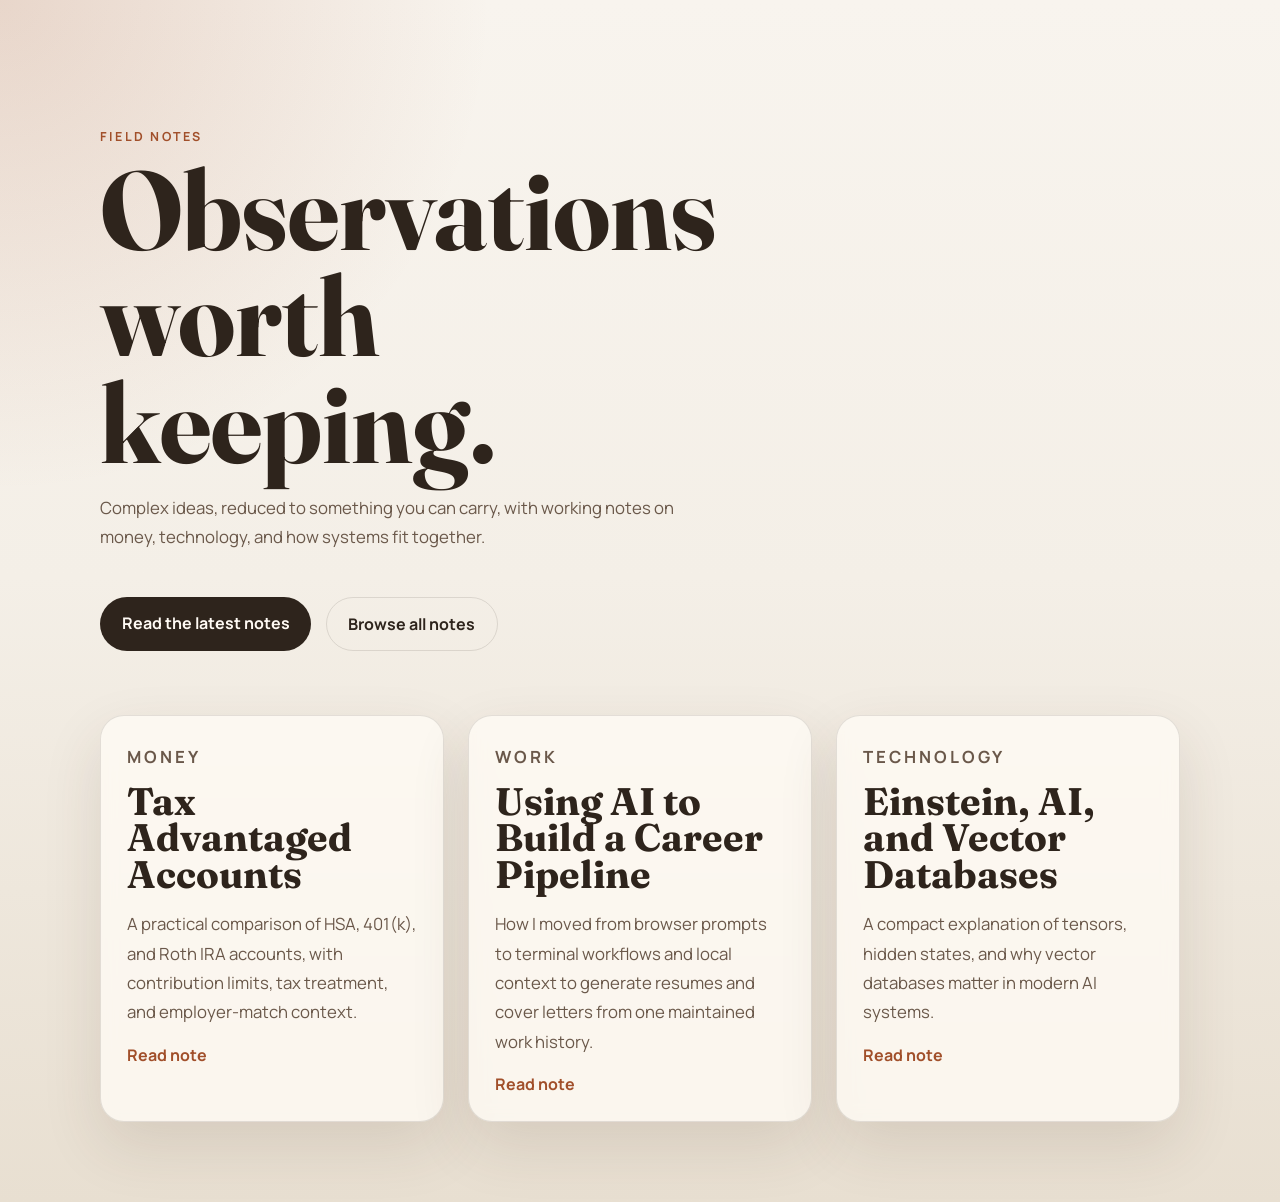
<file: index.html>
<!DOCTYPE html>
<html lang="en">
  <head>
    <meta charset="UTF-8" />
    <meta name="viewport" content="width=device-width, initial-scale=1.0" />
    <title>Field Notes</title>
    <link rel="preconnect" href="https://fonts.googleapis.com" />
    <link rel="preconnect" href="https://fonts.gstatic.com" crossorigin />
    <link
      href="https://fonts.googleapis.com/css2?family=Fraunces:wght@500;700&family=Manrope:wght@400;500;700&display=swap"
      rel="stylesheet"
    />
    <link rel="stylesheet" href="styles.css" />
  </head>
  <body>
    <main class="page">
      <section class="hero">
        <p class="eyebrow">Field Notes</p>
        <h1>Observations worth keeping.</h1>
        <p class="intro">
          Complex ideas, reduced to something you can carry, with working notes
          on money, technology, and how systems fit together.
        </p>
        <div class="button-row">
          <a class="button" href="#entries">Read the latest notes</a>
          <a class="button button-secondary" href="notes.html">Browse all notes</a>
        </div>
      </section>

      <section class="entries" id="entries">
        <article class="card">
          <p class="card-label">Money</p>
          <h2>Tax Advantaged Accounts</h2>
          <p>
            A practical comparison of HSA, 401(k), and Roth IRA accounts, with
            contribution limits, tax treatment, and employer-match context.
          </p>
          <a class="text-link" href="notes.html#investing-guide">Read note</a>
        </article>

        <article class="card">
          <p class="card-label">Work</p>
          <h2>Using AI to Build a Career Pipeline</h2>
          <p>
            How I moved from browser prompts to terminal workflows and local
            context to generate resumes and cover letters from one maintained
            work history.
          </p>
          <a class="text-link" href="notes.html#ai-career-pipeline">Read note</a>
        </article>

        <article class="card">
          <p class="card-label">Technology</p>
          <h2>Einstein, AI, and Vector Databases</h2>
          <p>
            A compact explanation of tensors, hidden states, and why vector
            databases matter in modern AI systems.
          </p>
          <a class="text-link" href="notes.html#einstein-ai-guide">Read note</a>
        </article>
      </section>
    </main>
  </body>
</html>
</file>
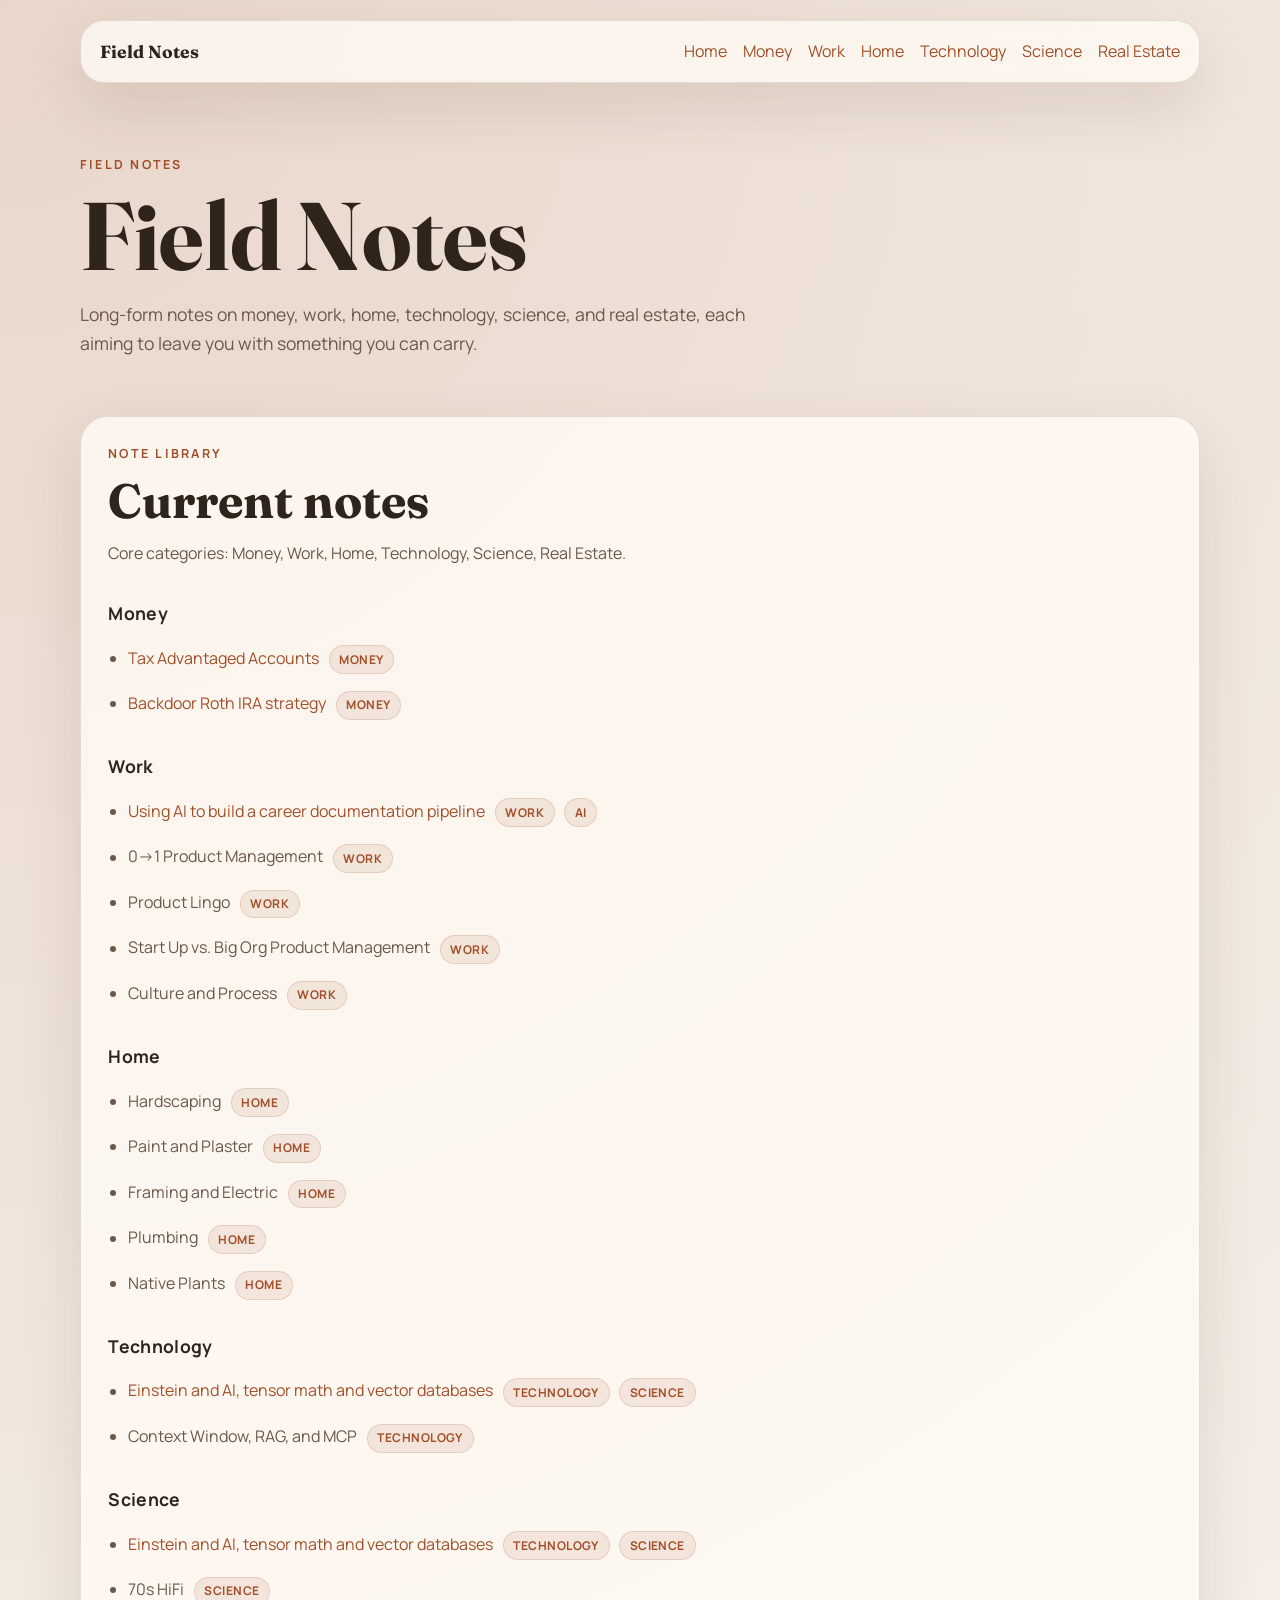
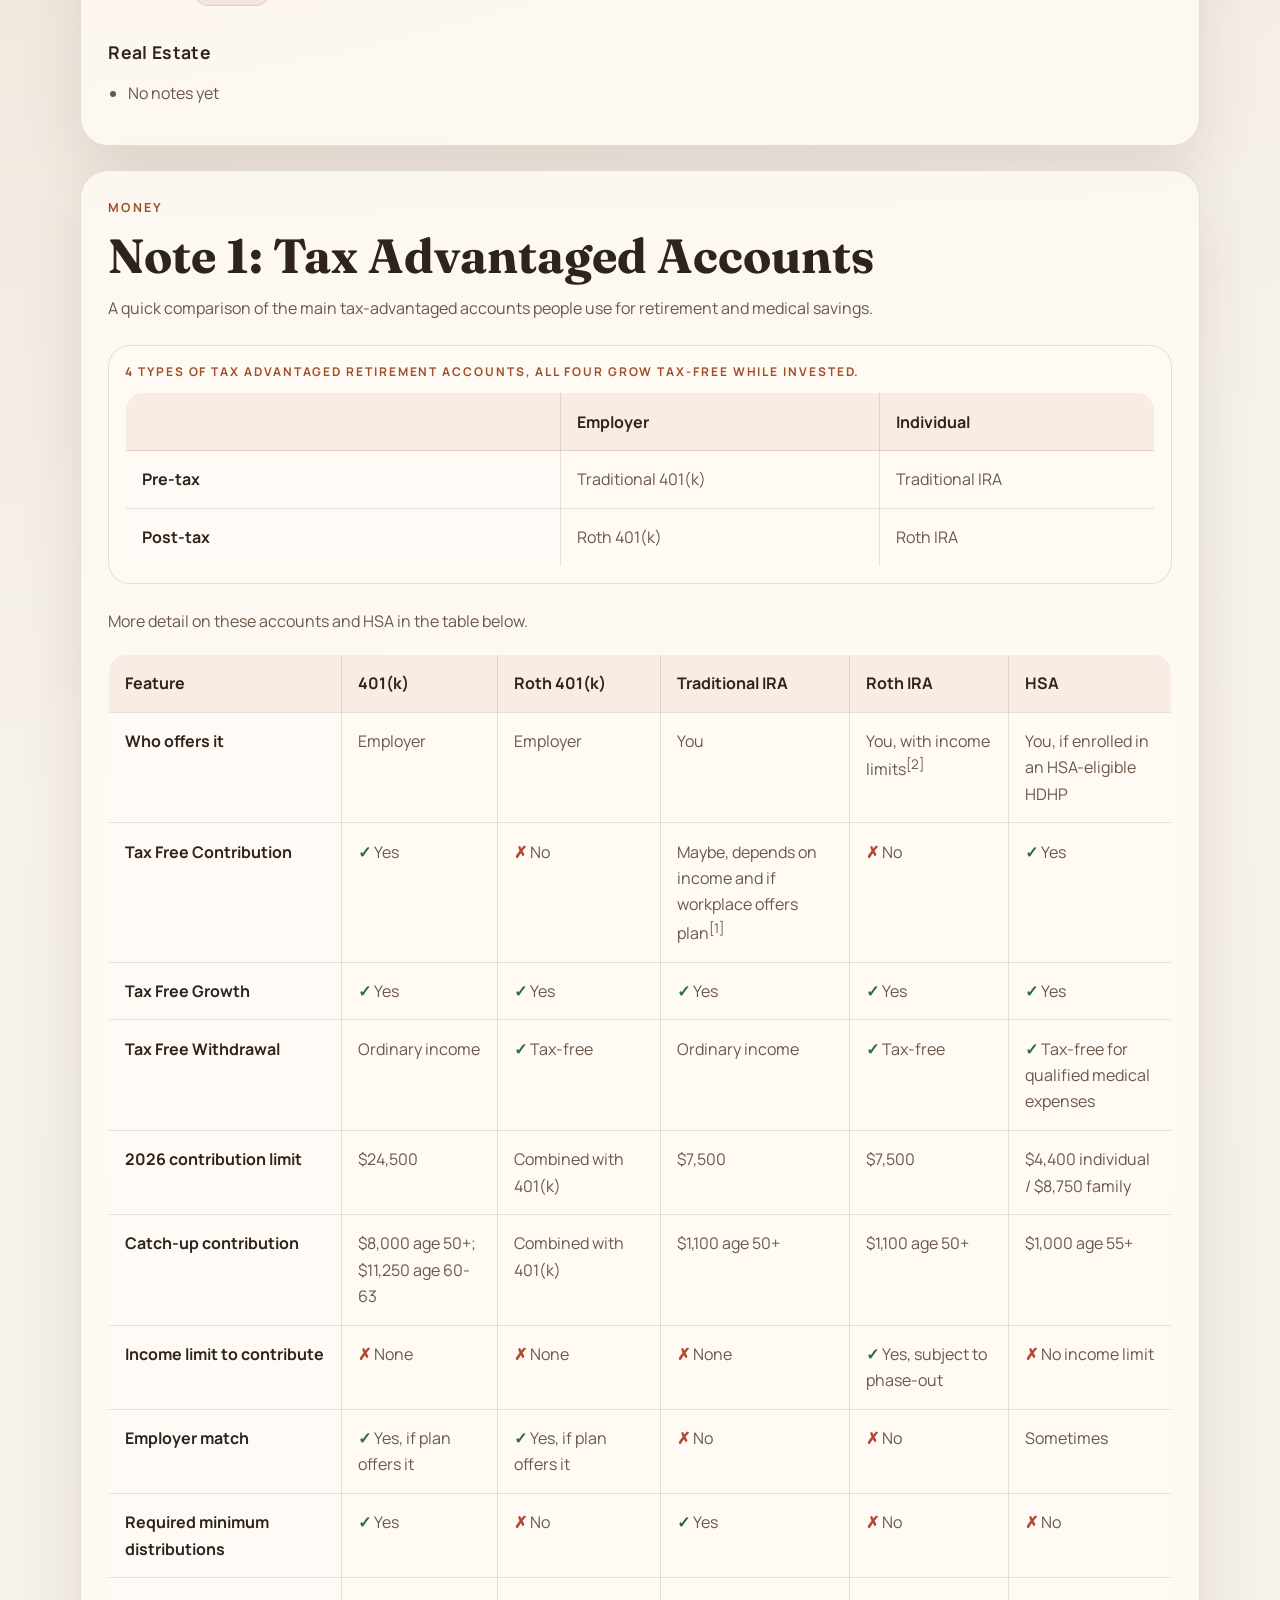
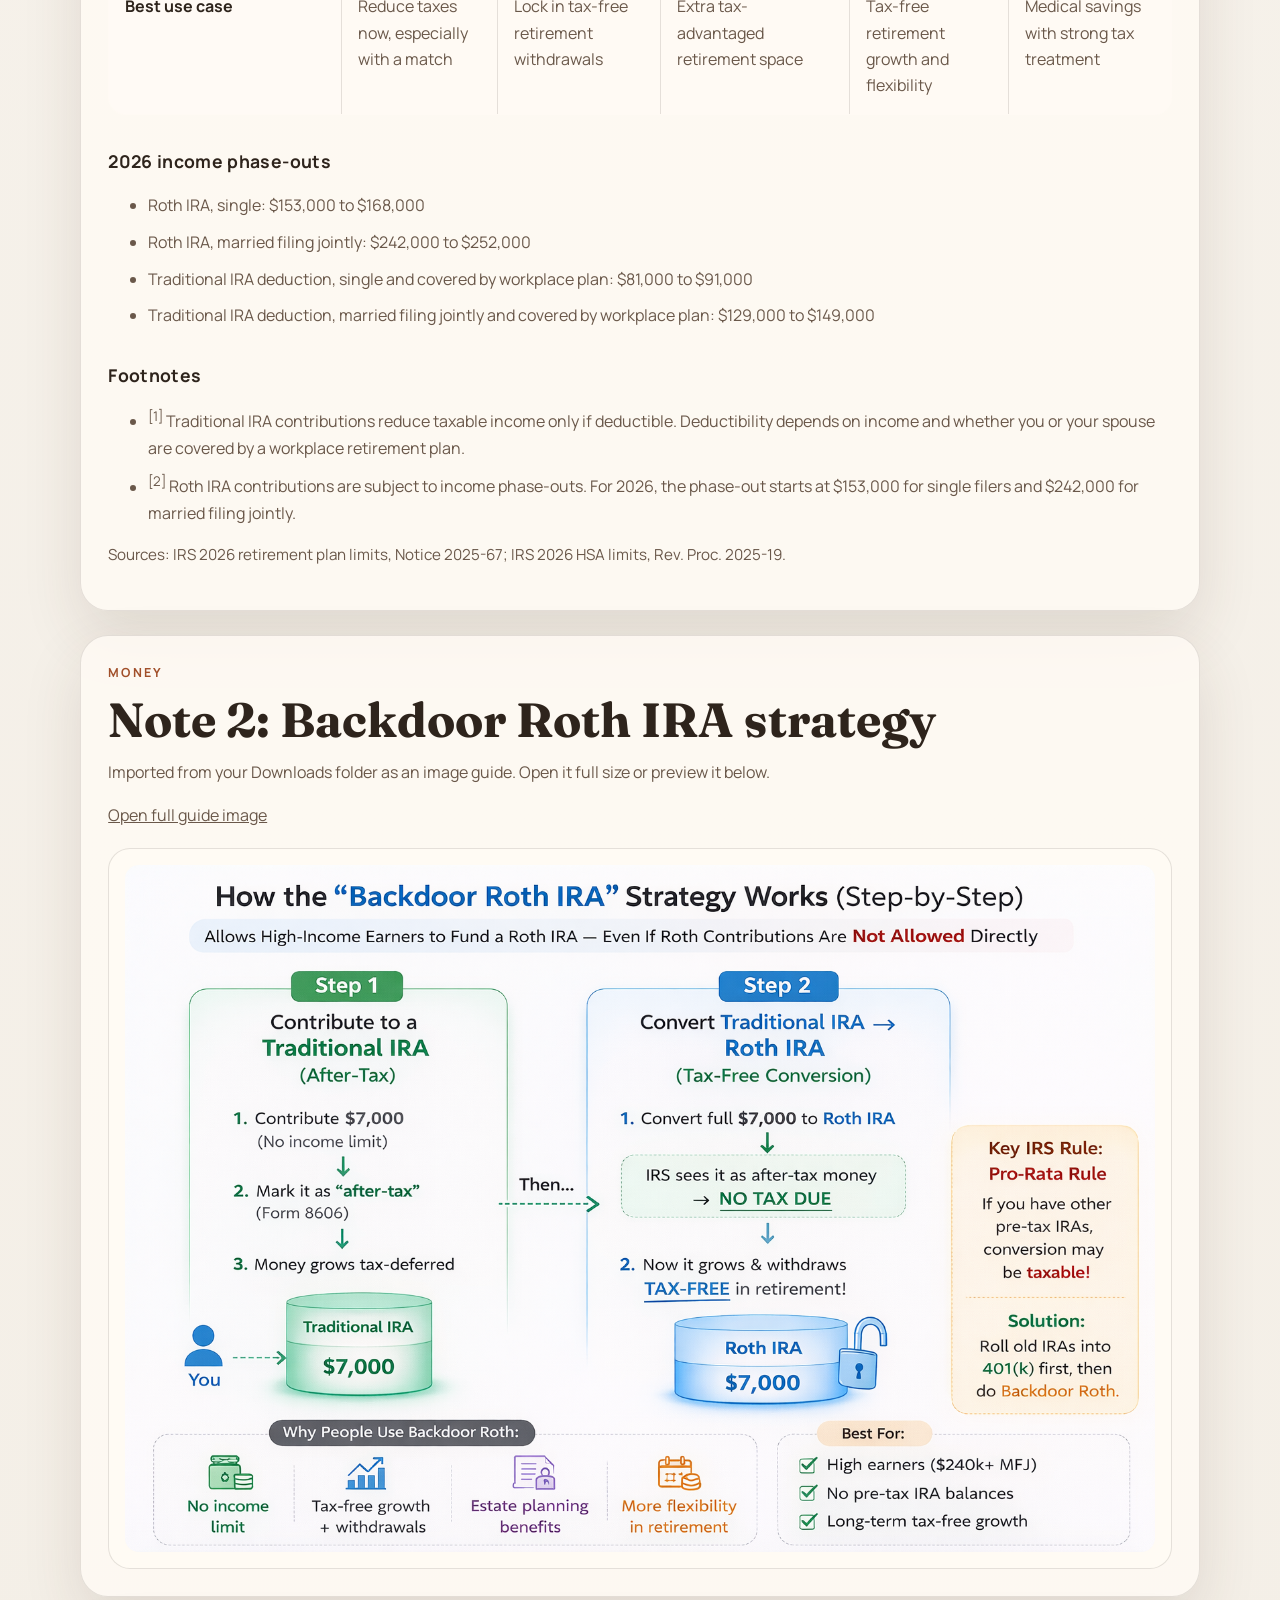
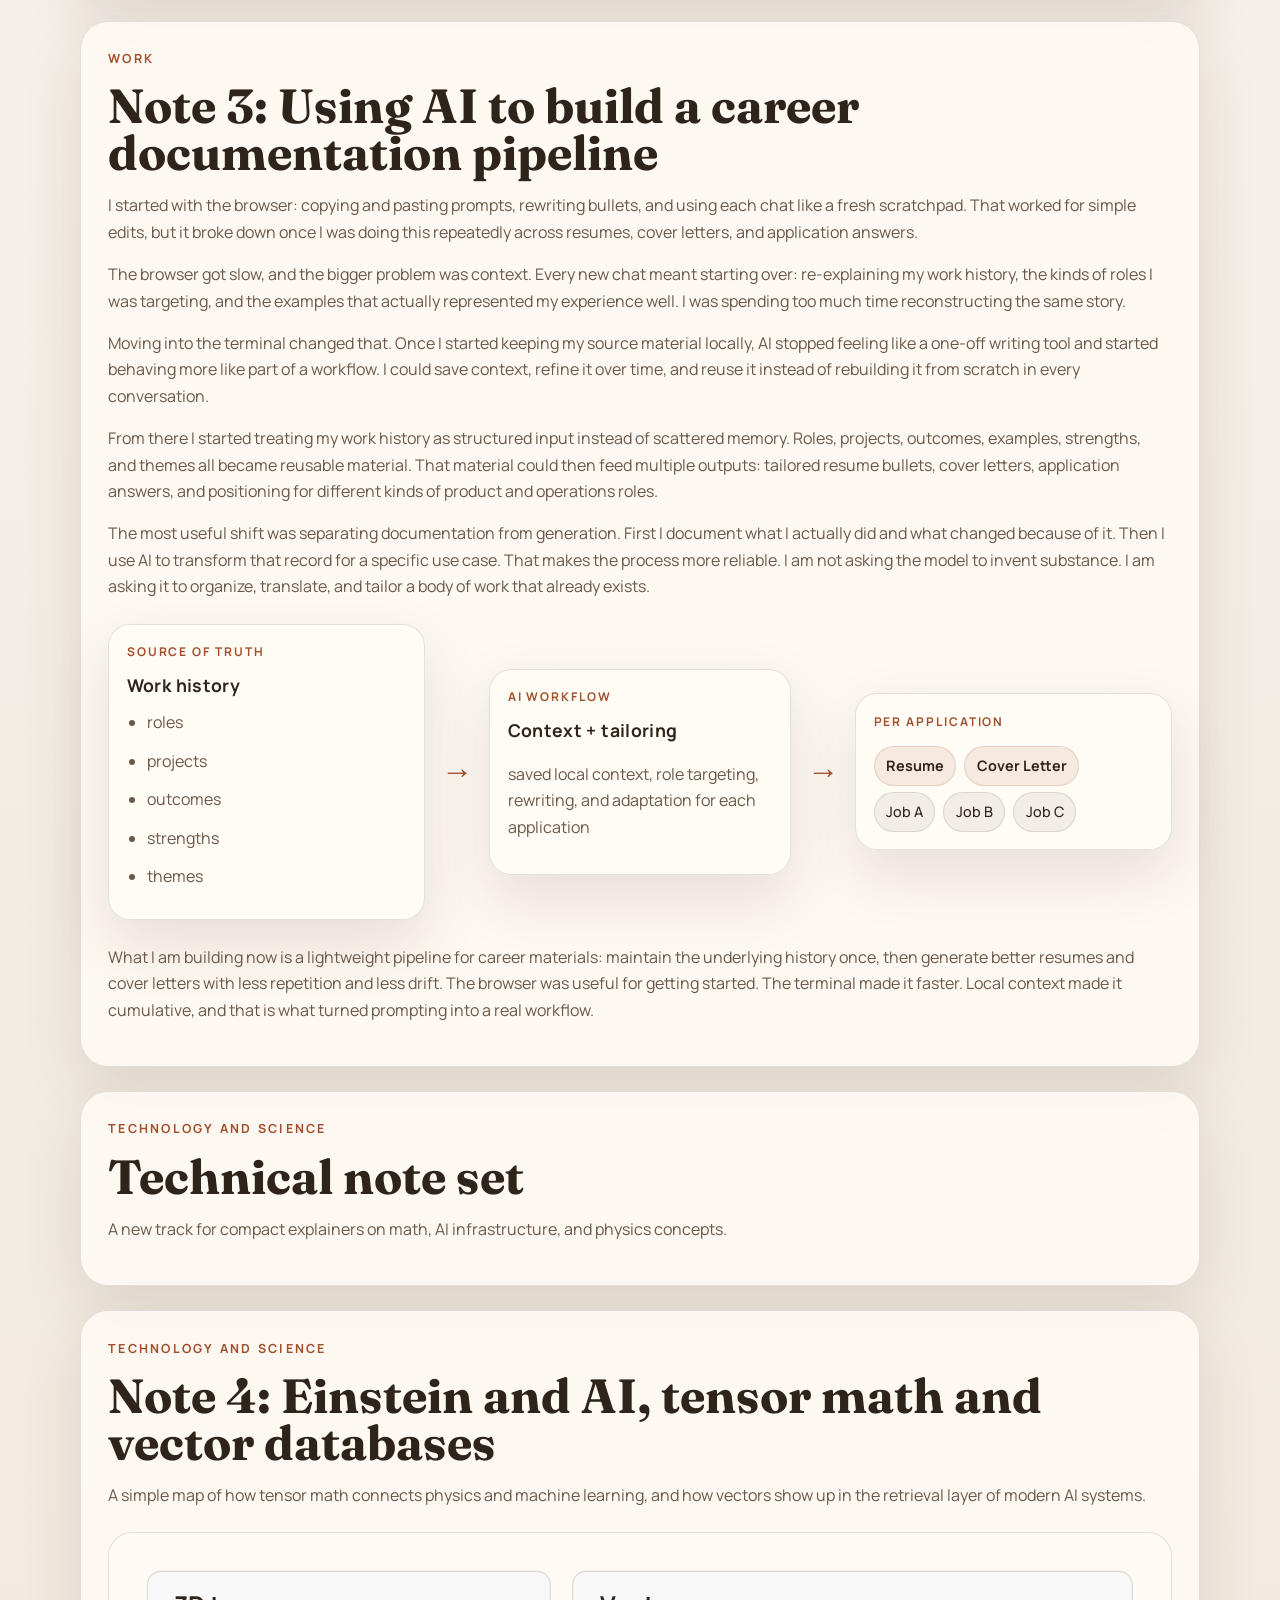
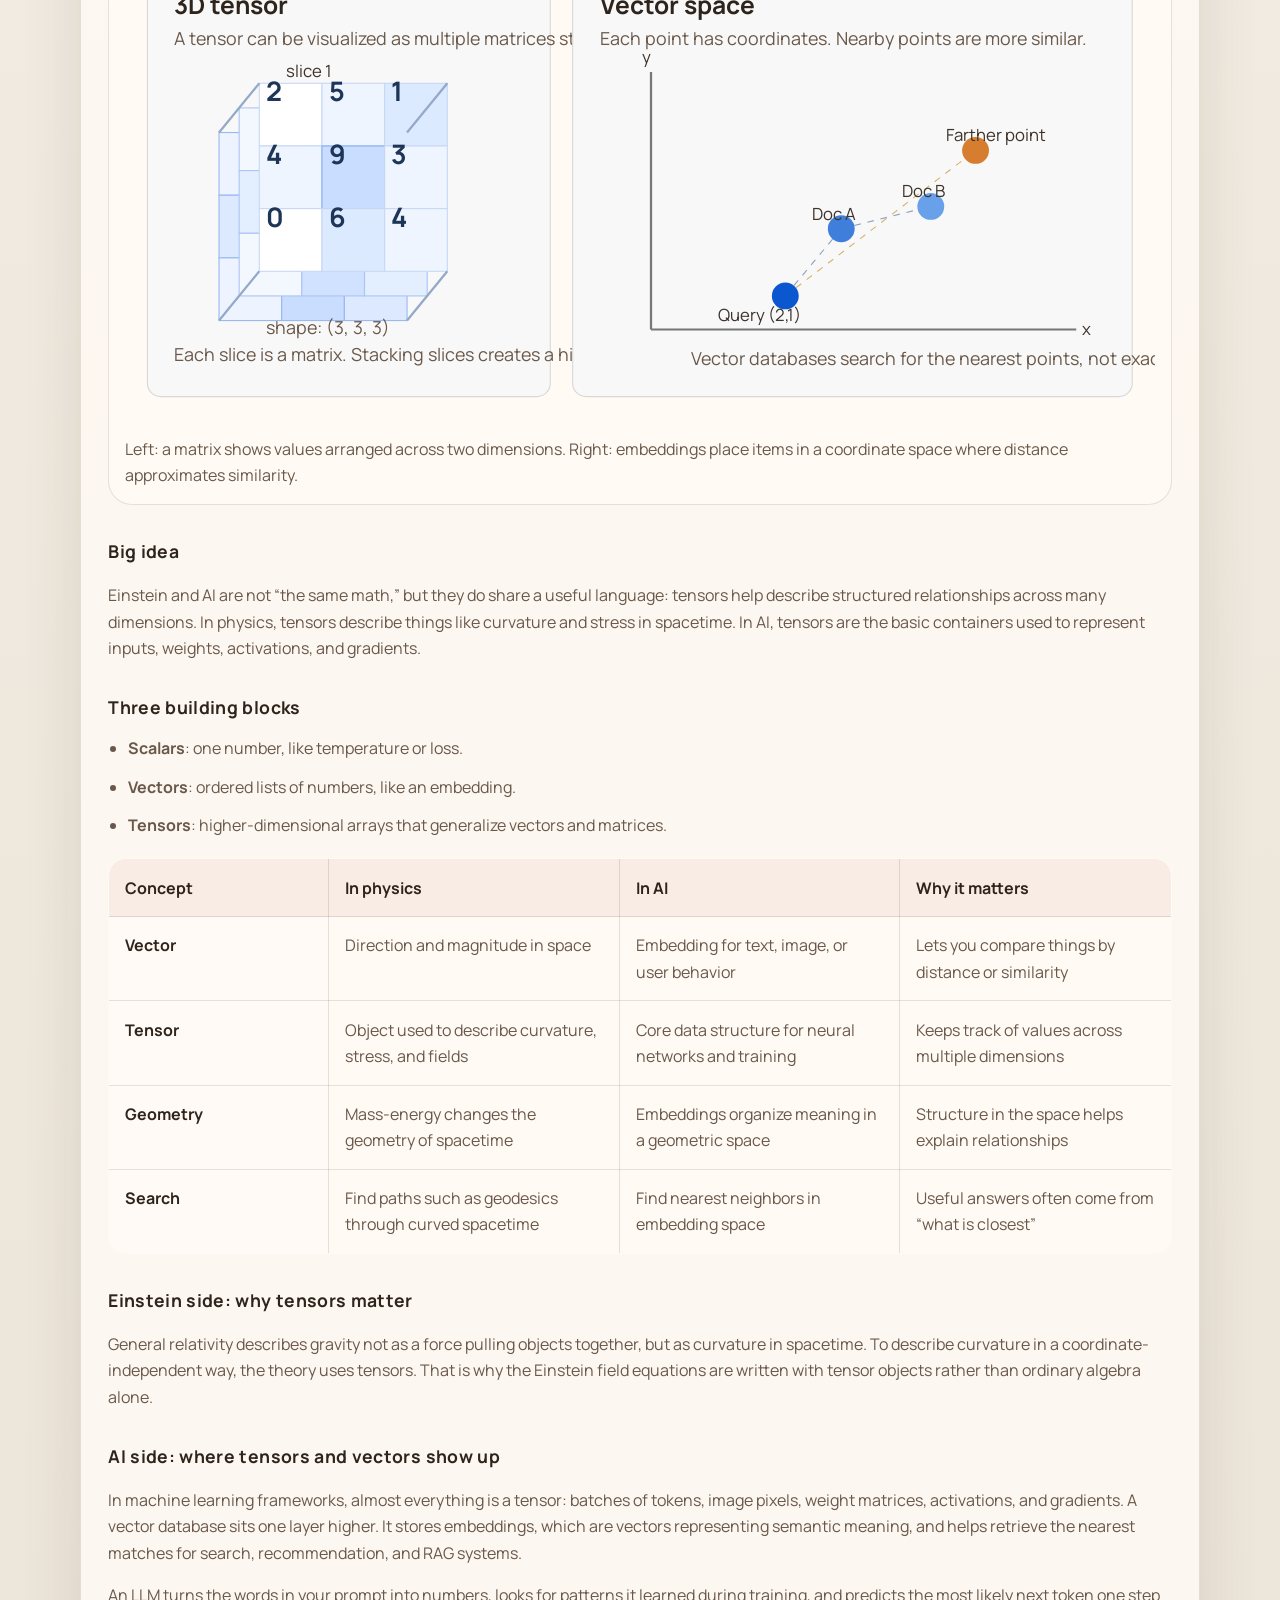
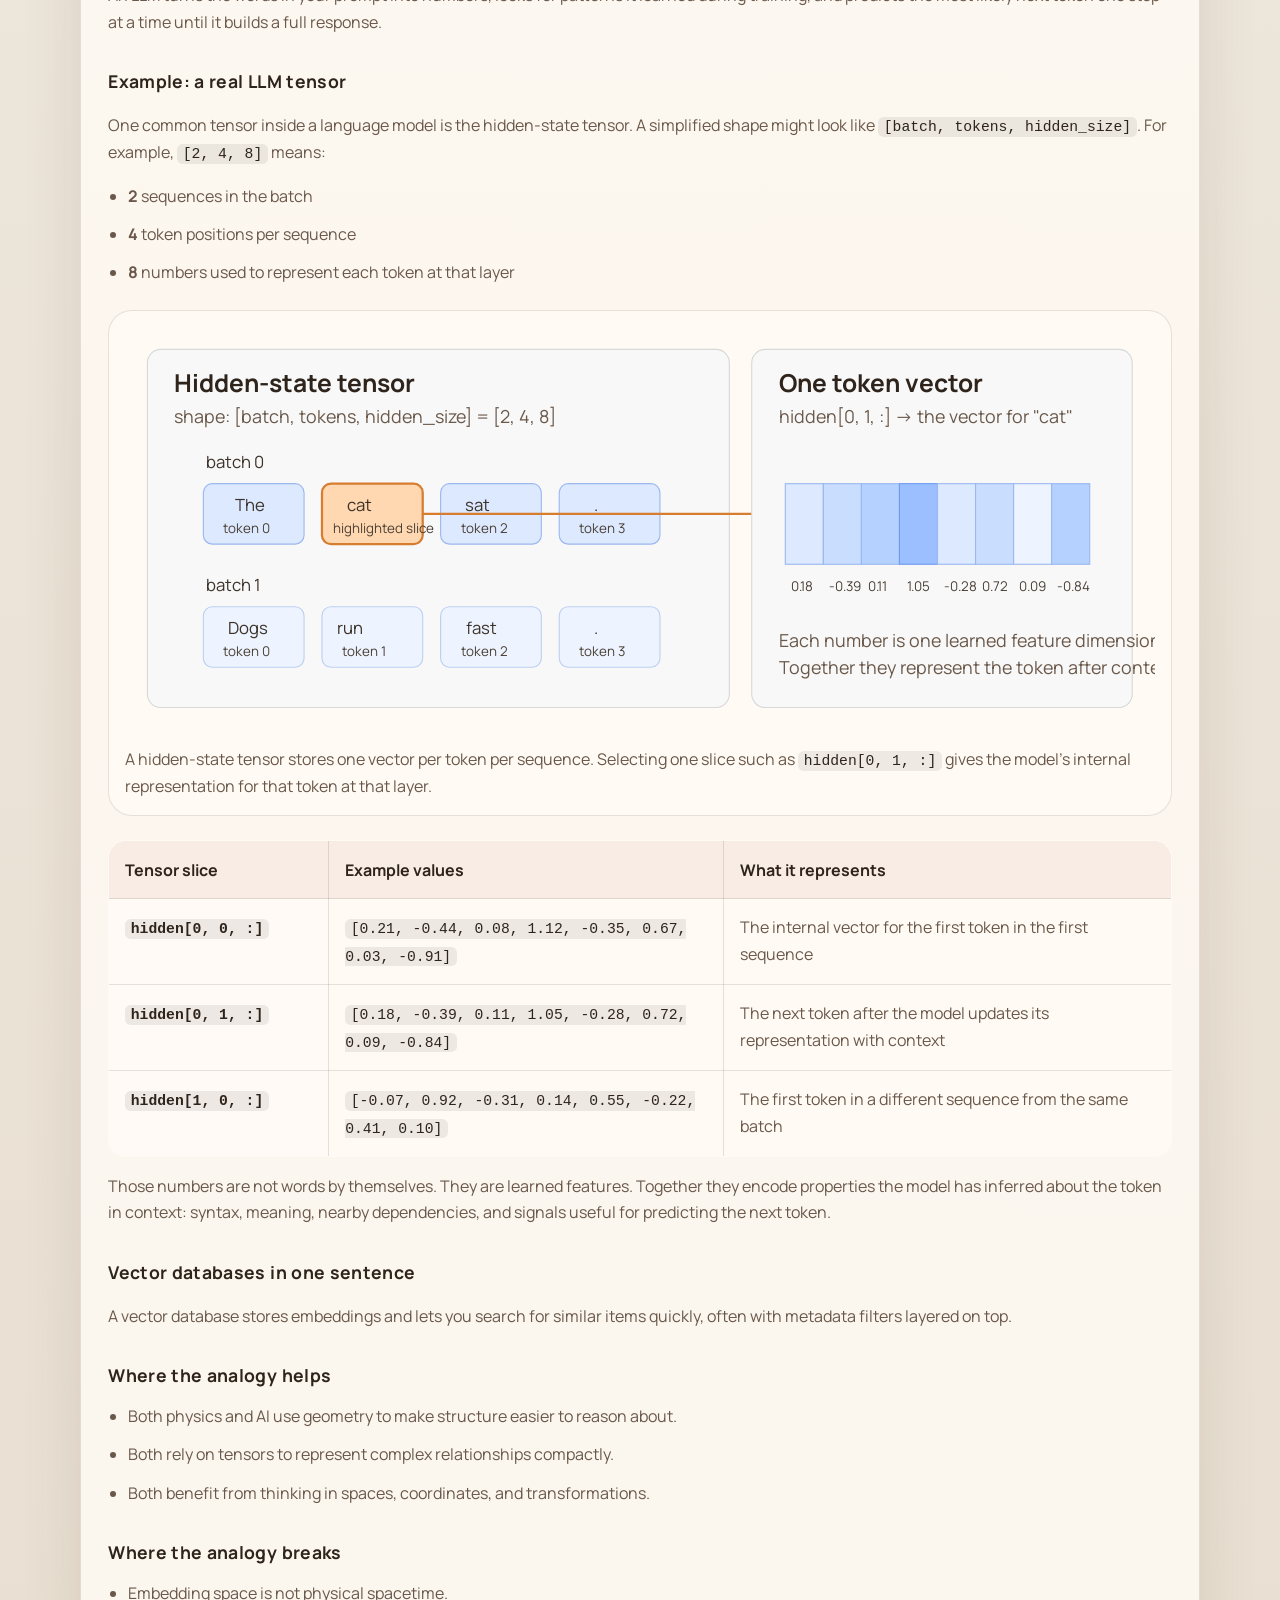
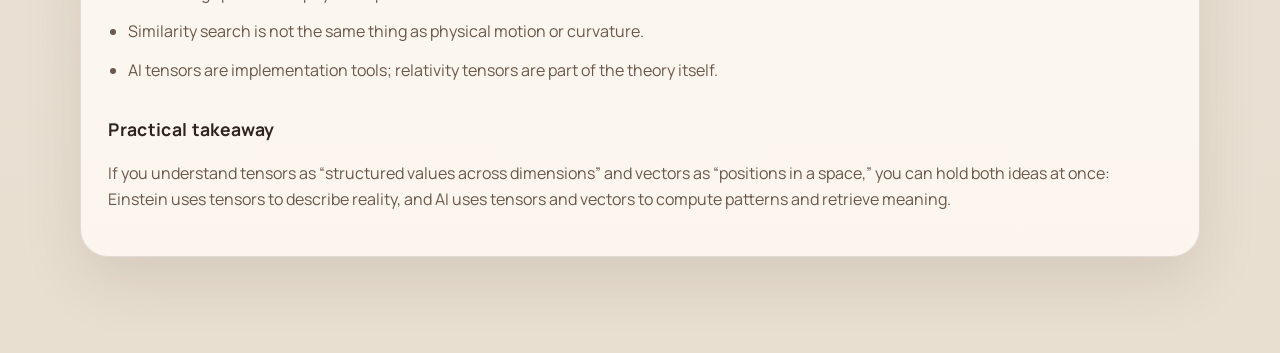
<file: notes.html>
<!DOCTYPE html>
<html lang="en">
  <head>
    <meta charset="UTF-8" />
    <meta name="viewport" content="width=device-width, initial-scale=1.0" />
    <title>Field Notes</title>
    <meta
      name="description"
      content="Visual field notes for money, home, health, work, and technical topics."
    />
    <link rel="preconnect" href="https://fonts.googleapis.com" />
    <link rel="preconnect" href="https://fonts.gstatic.com" crossorigin />
    <link
      href="https://fonts.googleapis.com/css2?family=Fraunces:wght@500;700&family=Manrope:wght@400;500;700&display=swap"
      rel="stylesheet"
    />
    <link rel="stylesheet" href="./notes.css" />
  </head>
  <body>
    <main class="page">
      <nav class="site-nav" aria-label="Main navigation">
        <div class="brand"><a href="./index.html">Field Notes</a></div>
        <div class="nav-links">
          <a href="./index.html">Home</a>
          <a href="#money-notes">Money</a>
          <a href="#work-notes">Work</a>
          <a href="#home-notes">Home</a>
          <a href="#technology-notes">Technology</a>
          <a href="#science-notes">Science</a>
          <a href="#real-estate-notes">Real Estate</a>
        </div>
      </nav>

      <header class="hero">
        <p class="section-label">Field Notes</p>
        <h1>Field Notes</h1>
        <p class="intro">
          Long-form notes on money, work, home, technology, science, and real
          estate, each aiming to leave you with something you can carry.
        </p>
      </header>

      <section class="section" id="guides">
        <p class="section-label">Note library</p>
        <h2>Current notes</h2>
        <p>
          Core categories: Money, Work, Home, Technology, Science, Real Estate.
        </p>
        <h3 id="money-notes">Money</h3>
        <ul class="guide-list">
          <li><a href="#investing-guide">Tax Advantaged Accounts</a> <span class="tag">Money</span></li>
          <li><a href="#backdoor-roth-guide">Backdoor Roth IRA strategy</a> <span class="tag">Money</span></li>
        </ul>
        <h3 id="work-notes">Work</h3>
        <ul class="guide-list">
          <li><a href="#ai-career-pipeline">Using AI to build a career documentation pipeline</a> <span class="tag">Work</span> <span class="tag">AI</span></li>
          <li>0-&gt;1 Product Management <span class="tag">Work</span></li>
          <li>Product Lingo <span class="tag">Work</span></li>
          <li>Start Up vs. Big Org Product Management <span class="tag">Work</span></li>
          <li>Culture and Process <span class="tag">Work</span></li>
        </ul>
        <h3 id="home-notes">Home</h3>
        <ul class="guide-list">
          <li>Hardscaping <span class="tag">Home</span></li>
          <li>Paint and Plaster <span class="tag">Home</span></li>
          <li>Framing and Electric <span class="tag">Home</span></li>
          <li>Plumbing <span class="tag">Home</span></li>
          <li>Native Plants <span class="tag">Home</span></li>
        </ul>
        <h3 id="technology-notes">Technology</h3>
        <ul class="guide-list">
          <li><a href="#einstein-ai-guide">Einstein and AI, tensor math and vector databases</a> <span class="tag">Technology</span> <span class="tag">Science</span></li>
          <li>Context Window, RAG, and MCP <span class="tag">Technology</span></li>
        </ul>
        <h3 id="science-notes">Science</h3>
        <ul class="guide-list">
          <li><a href="#einstein-ai-guide">Einstein and AI, tensor math and vector databases</a> <span class="tag">Technology</span> <span class="tag">Science</span></li>
          <li>70s HiFi <span class="tag">Science</span></li>
        </ul>
        <h3 id="real-estate-notes">Real Estate</h3>
        <ul class="guide-list">
          <li>No notes yet</li>
        </ul>
      </section>

      <section class="section" id="investing-guide">
        <p class="section-label">Money</p>
        <h2>Note 1: Tax Advantaged Accounts</h2>
        <p>
          A quick comparison of the main tax-advantaged accounts people use for
          retirement and medical savings.
        </p>

        <div class="mini-frame">
          <p class="mini-frame-label">4 types of tax advantaged retirement accounts, all four grow tax-free while invested.</p>
          <div class="mini-frame-table">
            <table>
              <thead>
                <tr>
                  <th></th>
                  <th>Employer</th>
                  <th>Individual</th>
                </tr>
              </thead>
              <tbody>
                <tr>
                  <th>Pre-tax</th>
                  <td>Traditional 401(k)</td>
                  <td>Traditional IRA</td>
                </tr>
                <tr>
                  <th>Post-tax</th>
                  <td>Roth 401(k)</td>
                  <td>Roth IRA</td>
                </tr>
              </tbody>
            </table>
          </div>
        </div>

        <p>More detail on these accounts and HSA in the table below.</p>

        <div class="table-wrap">
          <table>
            <thead>
              <tr>
                <th>Feature</th>
                <th>401(k)</th>
                <th>Roth 401(k)</th>
                <th>Traditional IRA</th>
                <th>Roth IRA</th>
                <th>HSA</th>
              </tr>
            </thead>
            <tbody>
              <tr>
                <th>Who offers it</th>
                <td>Employer</td>
                <td>Employer</td>
                <td>You</td>
                <td>You, with income limits<sup>[2]</sup></td>
                <td>You, if enrolled in an HSA-eligible HDHP</td>
              </tr>
              <tr>
                <th>Tax Free Contribution</th>
                <td><span class="yes">✓</span> Yes</td>
                <td><span class="no">✗</span> No</td>
                <td>Maybe, depends on income and if workplace offers plan<sup>[1]</sup></td>
                <td><span class="no">✗</span> No</td>
                <td><span class="yes">✓</span> Yes</td>
              </tr>
              <tr>
                <th>Tax Free Growth</th>
                <td><span class="yes">✓</span> Yes</td>
                <td><span class="yes">✓</span> Yes</td>
                <td><span class="yes">✓</span> Yes</td>
                <td><span class="yes">✓</span> Yes</td>
                <td><span class="yes">✓</span> Yes</td>
              </tr>
              <tr>
                <th>Tax Free Withdrawal</th>
                <td>Ordinary income</td>
                <td><span class="yes">✓</span> Tax-free</td>
                <td>Ordinary income</td>
                <td><span class="yes">✓</span> Tax-free</td>
                <td><span class="yes">✓</span> Tax-free for qualified medical expenses</td>
              </tr>
              <tr>
                <th>2026 contribution limit</th>
                <td>$24,500</td>
                <td>Combined with 401(k)</td>
                <td>$7,500</td>
                <td>$7,500</td>
                <td>$4,400 individual / $8,750 family</td>
              </tr>
              <tr>
                <th>Catch-up contribution</th>
                <td>$8,000 age 50+; $11,250 age 60-63</td>
                <td>Combined with 401(k)</td>
                <td>$1,100 age 50+</td>
                <td>$1,100 age 50+</td>
                <td>$1,000 age 55+</td>
              </tr>
              <tr>
                <th>Income limit to contribute</th>
                <td><span class="no">✗</span> None</td>
                <td><span class="no">✗</span> None</td>
                <td><span class="no">✗</span> None</td>
                <td><span class="yes">✓</span> Yes, subject to phase-out</td>
                <td><span class="no">✗</span> No income limit</td>
              </tr>
              <tr>
                <th>Employer match</th>
                <td><span class="yes">✓</span> Yes, if plan offers it</td>
                <td><span class="yes">✓</span> Yes, if plan offers it</td>
                <td><span class="no">✗</span> No</td>
                <td><span class="no">✗</span> No</td>
                <td>Sometimes</td>
              </tr>
              <tr>
                <th>Required minimum distributions</th>
                <td><span class="yes">✓</span> Yes</td>
                <td><span class="no">✗</span> No</td>
                <td><span class="yes">✓</span> Yes</td>
                <td><span class="no">✗</span> No</td>
                <td><span class="no">✗</span> No</td>
              </tr>
              <tr>
                <th>Best use case</th>
                <td>Reduce taxes now, especially with a match</td>
                <td>Lock in tax-free retirement withdrawals</td>
                <td>Extra tax-advantaged retirement space</td>
                <td>Tax-free retirement growth and flexibility</td>
                <td>Medical savings with strong tax treatment</td>
              </tr>
            </tbody>
          </table>
        </div>

        <div class="notes">
          <h3>2026 income phase-outs</h3>
          <ul>
            <li>Roth IRA, single: $153,000 to $168,000</li>
            <li>Roth IRA, married filing jointly: $242,000 to $252,000</li>
            <li>Traditional IRA deduction, single and covered by workplace plan: $81,000 to $91,000</li>
            <li>Traditional IRA deduction, married filing jointly and covered by workplace plan: $129,000 to $149,000</li>
          </ul>
        </div>

        <div class="notes">
          <h3>Footnotes</h3>
          <ul>
            <li><sup>[1]</sup> Traditional IRA contributions reduce taxable income only if deductible. Deductibility depends on income and whether you or your spouse are covered by a workplace retirement plan.</li>
            <li><sup>[2]</sup> Roth IRA contributions are subject to income phase-outs. For 2026, the phase-out starts at $153,000 for single filers and $242,000 for married filing jointly.</li>
          </ul>
        </div>

        <p class="source-note">
          Sources: IRS 2026 retirement plan limits, Notice 2025-67; IRS 2026
          HSA limits, Rev. Proc. 2025-19.
        </p>
      </section>

      <section class="section" id="backdoor-roth-guide">
        <p class="section-label">Money</p>
        <h2>Note 2: Backdoor Roth IRA strategy</h2>
        <p>
          Imported from your Downloads folder as an image guide. Open it full
          size or preview it below.
        </p>
        <p>
          <a href="./assets/backdoor-roth-ira-strategy-explained.png" target="_blank" rel="noopener noreferrer">
            Open full guide image
          </a>
        </p>
        <div class="image-wrap">
          <img
            src="./assets/backdoor-roth-ira-strategy-explained.png"
            alt="Backdoor Roth IRA strategy explained"
          />
        </div>
      </section>

      <section class="section" id="ai-career-pipeline">
        <p class="section-label">Work</p>
        <h2>Note 3: Using AI to build a career documentation pipeline</h2>
        <p>
          I started with the browser: copying and pasting prompts, rewriting
          bullets, and using each chat like a fresh scratchpad. That worked for
          simple edits, but it broke down once I was doing this repeatedly
          across resumes, cover letters, and application answers.
        </p>
        <p>
          The browser got slow, and the bigger problem was context. Every new
          chat meant starting over: re-explaining my work history, the kinds of
          roles I was targeting, and the examples that actually represented my
          experience well. I was spending too much time reconstructing the same
          story.
        </p>
        <p>
          Moving into the terminal changed that. Once I started keeping my
          source material locally, AI stopped feeling like a one-off writing
          tool and started behaving more like part of a workflow. I could save
          context, refine it over time, and reuse it instead of rebuilding it
          from scratch in every conversation.
        </p>
        <p>
          From there I started treating my work history as structured input
          instead of scattered memory. Roles, projects, outcomes, examples,
          strengths, and themes all became reusable material. That material
          could then feed multiple outputs: tailored resume bullets, cover
          letters, application answers, and positioning for different kinds of
          product and operations roles.
        </p>
        <p>
          The most useful shift was separating documentation from generation.
          First I document what I actually did and what changed because of it.
          Then I use AI to transform that record for a specific use case. That
          makes the process more reliable. I am not asking the model to invent
          substance. I am asking it to organize, translate, and tailor a body
          of work that already exists.
        </p>
        <div class="pipeline-diagram" aria-label="Career materials generation pipeline">
          <div class="pipeline-source">
            <p class="pipeline-label">Source of truth</p>
            <h3>Work history</h3>
            <ul class="guide-list compact-list">
              <li>roles</li>
              <li>projects</li>
              <li>outcomes</li>
              <li>strengths</li>
              <li>themes</li>
            </ul>
          </div>
          <div class="pipeline-arrow" aria-hidden="true">→</div>
          <div class="pipeline-engine">
            <p class="pipeline-label">AI workflow</p>
            <h3>Context + tailoring</h3>
            <p>
              saved local context, role targeting, rewriting, and adaptation
              for each application
            </p>
          </div>
          <div class="pipeline-arrow" aria-hidden="true">→</div>
          <div class="pipeline-output">
            <p class="pipeline-label">Per application</p>
            <div class="pipeline-doc">Resume</div>
            <div class="pipeline-doc">Cover Letter</div>
            <div class="pipeline-job">Job A</div>
            <div class="pipeline-job">Job B</div>
            <div class="pipeline-job">Job C</div>
          </div>
        </div>
        <p>
          What I am building now is a lightweight pipeline for career
          materials: maintain the underlying history once, then generate better
          resumes and cover letters with less repetition and less drift. The
          browser was useful for getting started. The terminal made it faster.
          Local context made it cumulative, and that is what turned prompting
          into a real workflow.
        </p>
      </section>

      <section class="section" id="technical-guides">
        <p class="section-label">Technology and Science</p>
        <h2>Technical note set</h2>
        <p>
          A new track for compact explainers on math, AI infrastructure, and
          physics concepts.
        </p>
      </section>

      <section class="section" id="einstein-ai-guide">
        <p class="section-label">Technology and Science</p>
        <h2>Note 4: Einstein and AI, tensor math and vector databases</h2>
        <p>
          A simple map of how tensor math connects physics and machine learning,
          and how vectors show up in the retrieval layer of modern AI systems.
        </p>

        <figure class="visual-block">
          <svg
            viewBox="0 0 920 420"
            role="img"
            aria-labelledby="math-visual-title math-visual-desc"
          >
            <title id="math-visual-title">Matrix and vector space visual</title>
            <desc id="math-visual-desc">
              A matrix on the left and a vector space plot on the right showing
              coordinates, distances, and nearest neighbors.
            </desc>

            <rect x="20" y="20" width="360" height="380" rx="12" fill="#f8f8f8" stroke="#d8d8d8" />
            <text x="44" y="58" class="svg-heading">3D tensor</text>
            <text x="44" y="86" class="svg-copy">A tensor can be visualized as multiple matrices stacked together.</text>

            <rect x="84" y="164" width="56" height="56" fill="#edf4ff" stroke="#9bb8f0" />
            <rect x="140" y="164" width="56" height="56" fill="#dce9ff" stroke="#9bb8f0" />
            <rect x="196" y="164" width="56" height="56" fill="#c9ddff" stroke="#9bb8f0" />
            <rect x="84" y="220" width="56" height="56" fill="#dce9ff" stroke="#9bb8f0" />
            <rect x="140" y="220" width="56" height="56" fill="#b5d1ff" stroke="#6f9af0" />
            <rect x="196" y="220" width="56" height="56" fill="#dce9ff" stroke="#9bb8f0" />
            <rect x="84" y="276" width="56" height="56" fill="#edf4ff" stroke="#9bb8f0" />
            <rect x="140" y="276" width="56" height="56" fill="#c9ddff" stroke="#9bb8f0" />
            <rect x="196" y="276" width="56" height="56" fill="#dce9ff" stroke="#9bb8f0" />

            <rect x="102" y="142" width="56" height="56" fill="#f3f8ff" stroke="#adc4f4" />
            <rect x="158" y="142" width="56" height="56" fill="#e3efff" stroke="#adc4f4" />
            <rect x="214" y="142" width="56" height="56" fill="#d0e2ff" stroke="#adc4f4" />
            <rect x="102" y="198" width="56" height="56" fill="#e3efff" stroke="#adc4f4" />
            <rect x="158" y="198" width="56" height="56" fill="#bfd8ff" stroke="#89aef2" />
            <rect x="214" y="198" width="56" height="56" fill="#e3efff" stroke="#adc4f4" />
            <rect x="102" y="254" width="56" height="56" fill="#f3f8ff" stroke="#adc4f4" />
            <rect x="158" y="254" width="56" height="56" fill="#d0e2ff" stroke="#adc4f4" />
            <rect x="214" y="254" width="56" height="56" fill="#e3efff" stroke="#adc4f4" />

            <rect x="120" y="120" width="56" height="56" fill="#ffffff" stroke="#c8d8f5" />
            <rect x="176" y="120" width="56" height="56" fill="#eef5ff" stroke="#c8d8f5" />
            <rect x="232" y="120" width="56" height="56" fill="#dbeaff" stroke="#c8d8f5" />
            <rect x="120" y="176" width="56" height="56" fill="#eef5ff" stroke="#c8d8f5" />
            <rect x="176" y="176" width="56" height="56" fill="#c8ddff" stroke="#8baef1" />
            <rect x="232" y="176" width="56" height="56" fill="#eef5ff" stroke="#c8d8f5" />
            <rect x="120" y="232" width="56" height="56" fill="#ffffff" stroke="#c8d8f5" />
            <rect x="176" y="232" width="56" height="56" fill="#dbeaff" stroke="#c8d8f5" />
            <rect x="232" y="232" width="56" height="56" fill="#eef5ff" stroke="#c8d8f5" />

            <line x1="84" y1="164" x2="120" y2="120" stroke="#94a9c8" stroke-width="2" />
            <line x1="252" y1="164" x2="288" y2="120" stroke="#94a9c8" stroke-width="2" />
            <line x1="84" y1="332" x2="120" y2="288" stroke="#94a9c8" stroke-width="2" />
            <line x1="252" y1="332" x2="288" y2="288" stroke="#94a9c8" stroke-width="2" />

            <text x="144" y="114" class="svg-label">slice 1</text>
            <text x="126" y="136" class="svg-cell">2</text>
            <text x="182" y="136" class="svg-cell">5</text>
            <text x="238" y="136" class="svg-cell">1</text>
            <text x="126" y="192" class="svg-cell">4</text>
            <text x="182" y="192" class="svg-cell">9</text>
            <text x="238" y="192" class="svg-cell">3</text>
            <text x="126" y="248" class="svg-cell">0</text>
            <text x="182" y="248" class="svg-cell">6</text>
            <text x="238" y="248" class="svg-cell">4</text>

            <text x="126" y="344" class="svg-copy">shape: (3, 3, 3)</text>
            <text x="44" y="368" class="svg-copy">Each slice is a matrix. Stacking slices creates a higher-dimensional tensor.</text>

            <rect x="400" y="20" width="500" height="380" rx="12" fill="#f8f8f8" stroke="#d8d8d8" />
            <text x="424" y="58" class="svg-heading">Vector space</text>
            <text x="424" y="86" class="svg-copy">Each point has coordinates. Nearby points are more similar.</text>

            <line x1="470" y1="340" x2="850" y2="340" stroke="#777" stroke-width="2" />
            <line x1="470" y1="340" x2="470" y2="110" stroke="#777" stroke-width="2" />
            <text x="855" y="345" class="svg-axis">x</text>
            <text x="462" y="102" class="svg-axis">y</text>

            <line x1="590" y1="310" x2="640" y2="250" stroke="#8fa3bf" stroke-dasharray="6 6" />
            <line x1="640" y1="250" x2="720" y2="230" stroke="#8fa3bf" stroke-dasharray="6 6" />
            <line x1="590" y1="310" x2="760" y2="180" stroke="#d9b26f" stroke-dasharray="6 6" />

            <circle cx="590" cy="310" r="12" fill="#0b57d0" />
            <circle cx="640" cy="250" r="12" fill="#3f7fdb" />
            <circle cx="720" cy="230" r="12" fill="#69a0ea" />
            <circle cx="760" cy="180" r="12" fill="#d67d2f" />

            <text x="530" y="332" class="svg-label">Query (2,1)</text>
            <text x="614" y="242" class="svg-label">Doc A</text>
            <text x="694" y="222" class="svg-label">Doc B</text>
            <text x="734" y="172" class="svg-label">Farther point</text>

            <text x="506" y="372" class="svg-copy">Vector databases search for the nearest points, not exact text matches.</text>
          </svg>
          <figcaption>
            Left: a matrix shows values arranged across two dimensions. Right:
            embeddings place items in a coordinate space where distance
            approximates similarity.
          </figcaption>
        </figure>

        <h3>Big idea</h3>
        <p>
          Einstein and AI are not “the same math,” but they do share a useful
          language: tensors help describe structured relationships across many
          dimensions. In physics, tensors describe things like curvature and
          stress in spacetime. In AI, tensors are the basic containers used to
          represent inputs, weights, activations, and gradients.
        </p>

        <h3>Three building blocks</h3>
        <ul class="guide-list">
          <li><strong>Scalars</strong>: one number, like temperature or loss.</li>
          <li><strong>Vectors</strong>: ordered lists of numbers, like an embedding.</li>
          <li><strong>Tensors</strong>: higher-dimensional arrays that generalize vectors and matrices.</li>
        </ul>

        <div class="table-wrap">
          <table>
            <thead>
              <tr>
                <th>Concept</th>
                <th>In physics</th>
                <th>In AI</th>
                <th>Why it matters</th>
              </tr>
            </thead>
            <tbody>
              <tr>
                <th>Vector</th>
                <td>Direction and magnitude in space</td>
                <td>Embedding for text, image, or user behavior</td>
                <td>Lets you compare things by distance or similarity</td>
              </tr>
              <tr>
                <th>Tensor</th>
                <td>Object used to describe curvature, stress, and fields</td>
                <td>Core data structure for neural networks and training</td>
                <td>Keeps track of values across multiple dimensions</td>
              </tr>
              <tr>
                <th>Geometry</th>
                <td>Mass-energy changes the geometry of spacetime</td>
                <td>Embeddings organize meaning in a geometric space</td>
                <td>Structure in the space helps explain relationships</td>
              </tr>
              <tr>
                <th>Search</th>
                <td>Find paths such as geodesics through curved spacetime</td>
                <td>Find nearest neighbors in embedding space</td>
                <td>Useful answers often come from “what is closest”</td>
              </tr>
            </tbody>
          </table>
        </div>

        <h3>Einstein side: why tensors matter</h3>
        <p>
          General relativity describes gravity not as a force pulling objects
          together, but as curvature in spacetime. To describe curvature in a
          coordinate-independent way, the theory uses tensors. That is why the
          Einstein field equations are written with tensor objects rather than
          ordinary algebra alone.
        </p>

        <h3>AI side: where tensors and vectors show up</h3>
        <p>
          In machine learning frameworks, almost everything is a tensor:
          batches of tokens, image pixels, weight matrices, activations, and
          gradients. A vector database sits one layer higher. It stores
          embeddings, which are vectors representing semantic meaning, and helps
          retrieve the nearest matches for search, recommendation, and RAG
          systems.
        </p>
        <p>
          An LLM turns the words in your prompt into numbers, looks for patterns
          it learned during training, and predicts the most likely next token
          one step at a time until it builds a full response.
        </p>

        <h3>Example: a real LLM tensor</h3>
        <p>
          One common tensor inside a language model is the hidden-state tensor.
          A simplified shape might look like <code>[batch, tokens, hidden_size]</code>.
          For example, <code>[2, 4, 8]</code> means:
        </p>
        <ul class="guide-list">
          <li><strong>2</strong> sequences in the batch</li>
          <li><strong>4</strong> token positions per sequence</li>
          <li><strong>8</strong> numbers used to represent each token at that layer</li>
        </ul>

        <figure class="visual-block">
          <svg
            viewBox="0 0 920 360"
            role="img"
            aria-labelledby="llm-tensor-title llm-tensor-desc"
          >
            <title id="llm-tensor-title">LLM hidden state tensor visual</title>
            <desc id="llm-tensor-desc">
              A hidden-state tensor with batch, token positions, and one
              highlighted token vector.
            </desc>

            <rect x="20" y="20" width="520" height="320" rx="12" fill="#f8f8f8" stroke="#d8d8d8" />
            <text x="44" y="58" class="svg-heading">Hidden-state tensor</text>
            <text x="44" y="86" class="svg-copy">shape: [batch, tokens, hidden_size] = [2, 4, 8]</text>

            <text x="72" y="126" class="svg-label">batch 0</text>
            <rect x="70" y="140" width="90" height="54" rx="8" fill="#dce9ff" stroke="#9bb8f0" />
            <rect x="176" y="140" width="90" height="54" rx="8" fill="#dce9ff" stroke="#9bb8f0" />
            <rect x="282" y="140" width="90" height="54" rx="8" fill="#dce9ff" stroke="#9bb8f0" />
            <rect x="388" y="140" width="90" height="54" rx="8" fill="#dce9ff" stroke="#9bb8f0" />
            <text x="98" y="164" class="svg-label">The</text>
            <text x="193" y="164" class="svg-label">cat</text>
            <text x="304" y="164" class="svg-label">sat</text>
            <text x="419" y="164" class="svg-label">.</text>
            <text x="88" y="184" class="svg-mini">token 0</text>
            <text x="194" y="184" class="svg-mini">token 1</text>
            <text x="300" y="184" class="svg-mini">token 2</text>
            <text x="406" y="184" class="svg-mini">token 3</text>

            <text x="72" y="236" class="svg-label">batch 1</text>
            <rect x="70" y="250" width="90" height="54" rx="8" fill="#edf4ff" stroke="#bdd0f2" />
            <rect x="176" y="250" width="90" height="54" rx="8" fill="#edf4ff" stroke="#bdd0f2" />
            <rect x="282" y="250" width="90" height="54" rx="8" fill="#edf4ff" stroke="#bdd0f2" />
            <rect x="388" y="250" width="90" height="54" rx="8" fill="#edf4ff" stroke="#bdd0f2" />
            <text x="92" y="274" class="svg-label">Dogs</text>
            <text x="189" y="274" class="svg-label">run</text>
            <text x="305" y="274" class="svg-label">fast</text>
            <text x="419" y="274" class="svg-label">.</text>
            <text x="88" y="294" class="svg-mini">token 0</text>
            <text x="194" y="294" class="svg-mini">token 1</text>
            <text x="300" y="294" class="svg-mini">token 2</text>
            <text x="406" y="294" class="svg-mini">token 3</text>

            <rect x="176" y="140" width="90" height="54" rx="8" fill="#ffd7b0" stroke="#d67d2f" stroke-width="2" />
            <text x="198" y="164" class="svg-label">cat</text>
            <text x="186" y="184" class="svg-mini">highlighted slice</text>

            <line x1="266" y1="167" x2="580" y2="167" stroke="#d67d2f" stroke-width="2" />

            <rect x="560" y="20" width="340" height="320" rx="12" fill="#f8f8f8" stroke="#d8d8d8" />
            <text x="584" y="58" class="svg-heading">One token vector</text>
            <text x="584" y="86" class="svg-copy">hidden[0, 1, :] -> the vector for "cat"</text>

            <rect x="590" y="140" width="34" height="72" fill="#dce9ff" stroke="#9bb8f0" />
            <rect x="624" y="140" width="34" height="72" fill="#c9ddff" stroke="#9bb8f0" />
            <rect x="658" y="140" width="34" height="72" fill="#b5d1ff" stroke="#9bb8f0" />
            <rect x="692" y="140" width="34" height="72" fill="#9cc0ff" stroke="#6f9af0" />
            <rect x="726" y="140" width="34" height="72" fill="#dce9ff" stroke="#9bb8f0" />
            <rect x="760" y="140" width="34" height="72" fill="#c9ddff" stroke="#9bb8f0" />
            <rect x="794" y="140" width="34" height="72" fill="#edf4ff" stroke="#9bb8f0" />
            <rect x="828" y="140" width="34" height="72" fill="#b5d1ff" stroke="#9bb8f0" />

            <text x="595" y="236" class="svg-mini">0.18</text>
            <text x="629" y="236" class="svg-mini">-0.39</text>
            <text x="664" y="236" class="svg-mini">0.11</text>
            <text x="699" y="236" class="svg-mini">1.05</text>
            <text x="732" y="236" class="svg-mini">-0.28</text>
            <text x="766" y="236" class="svg-mini">0.72</text>
            <text x="799" y="236" class="svg-mini">0.09</text>
            <text x="833" y="236" class="svg-mini">-0.84</text>

            <text x="584" y="286" class="svg-copy">Each number is one learned feature dimension.</text>
            <text x="584" y="310" class="svg-copy">Together they represent the token after context is applied.</text>
          </svg>
          <figcaption>
            A hidden-state tensor stores one vector per token per sequence.
            Selecting one slice such as <code>hidden[0, 1, :]</code> gives the
            model's internal representation for that token at that layer.
          </figcaption>
        </figure>

        <div class="table-wrap">
          <table>
            <thead>
              <tr>
                <th>Tensor slice</th>
                <th>Example values</th>
                <th>What it represents</th>
              </tr>
            </thead>
            <tbody>
              <tr>
                <th><code>hidden[0, 0, :]</code></th>
                <td><code>[0.21, -0.44, 0.08, 1.12, -0.35, 0.67, 0.03, -0.91]</code></td>
                <td>The internal vector for the first token in the first sequence</td>
              </tr>
              <tr>
                <th><code>hidden[0, 1, :]</code></th>
                <td><code>[0.18, -0.39, 0.11, 1.05, -0.28, 0.72, 0.09, -0.84]</code></td>
                <td>The next token after the model updates its representation with context</td>
              </tr>
              <tr>
                <th><code>hidden[1, 0, :]</code></th>
                <td><code>[-0.07, 0.92, -0.31, 0.14, 0.55, -0.22, 0.41, 0.10]</code></td>
                <td>The first token in a different sequence from the same batch</td>
              </tr>
            </tbody>
          </table>
        </div>

        <p>
          Those numbers are not words by themselves. They are learned features.
          Together they encode properties the model has inferred about the token
          in context: syntax, meaning, nearby dependencies, and signals useful
          for predicting the next token.
        </p>

        <h3>Vector databases in one sentence</h3>
        <p>
          A vector database stores embeddings and lets you search for similar
          items quickly, often with metadata filters layered on top.
        </p>

        <h3>Where the analogy helps</h3>
        <ul class="guide-list">
          <li>Both physics and AI use geometry to make structure easier to reason about.</li>
          <li>Both rely on tensors to represent complex relationships compactly.</li>
          <li>Both benefit from thinking in spaces, coordinates, and transformations.</li>
        </ul>

        <h3>Where the analogy breaks</h3>
        <ul class="guide-list">
          <li>Embedding space is not physical spacetime.</li>
          <li>Similarity search is not the same thing as physical motion or curvature.</li>
          <li>AI tensors are implementation tools; relativity tensors are part of the theory itself.</li>
        </ul>

        <h3>Practical takeaway</h3>
        <p>
          If you understand tensors as “structured values across dimensions” and
          vectors as “positions in a space,” you can hold both ideas at once:
          Einstein uses tensors to describe reality, and AI uses tensors and
          vectors to compute patterns and retrieve meaning.
        </p>
      </section>
    </main>
  </body>
</html>
</file>
<file: styles.css>
:root {
  --bg: #f4efe7;
  --bg-soft: #e8dfd1;
  --surface: rgba(255, 251, 245, 0.78);
  --text: #2e241c;
  --muted: #6a584a;
  --accent: #a14f2a;
  --border: rgba(46, 36, 28, 0.12);
  --shadow: 0 24px 60px rgba(72, 52, 36, 0.12);
}

* {
  box-sizing: border-box;
}

html {
  scroll-behavior: smooth;
}

body {
  margin: 0;
  min-height: 100vh;
  font-family: "Manrope", sans-serif;
  color: var(--text);
  background:
    radial-gradient(circle at top left, rgba(161, 79, 42, 0.18), transparent 28%),
    linear-gradient(180deg, #f8f4ee 0%, var(--bg) 48%, var(--bg-soft) 100%);
}

.page {
  width: min(1080px, calc(100% - 3rem));
  margin: 0 auto;
  padding: 4rem 0 5rem;
}

.hero {
  padding: 4rem 0 3rem;
}

.eyebrow,
.card-label {
  margin: 0 0 0.75rem;
  font-size: 0.78rem;
  font-weight: 700;
  letter-spacing: 0.18em;
  text-transform: uppercase;
  color: var(--accent);
}

h1,
h2 {
  font-family: "Fraunces", serif;
  font-weight: 700;
  line-height: 0.95;
  margin: 0;
}

h1 {
  max-width: 9ch;
  font-size: clamp(3.5rem, 10vw, 7rem);
}

h2 {
  font-size: clamp(1.6rem, 3vw, 2.4rem);
  margin-bottom: 0.9rem;
}

.intro,
.card p {
  max-width: 38rem;
  font-size: 1.05rem;
  line-height: 1.75;
  color: var(--muted);
}

.button {
  display: inline-block;
  margin-top: 1.75rem;
  padding: 0.95rem 1.35rem;
  border-radius: 999px;
  background: var(--text);
  color: #fffaf4;
  text-decoration: none;
  font-weight: 700;
  transition:
    transform 160ms ease,
    background-color 160ms ease;
}

.button-row {
  display: flex;
  flex-wrap: wrap;
  gap: 0.9rem;
}

.button-secondary {
  background: transparent;
  color: var(--text);
  border: 1px solid var(--border);
}

.button:hover,
.button:focus-visible {
  transform: translateY(-2px);
  background: #1f1813;
}

.button-secondary:hover,
.button-secondary:focus-visible {
  background: rgba(255, 251, 245, 0.8);
}

.entries {
  display: grid;
  grid-template-columns: repeat(3, minmax(0, 1fr));
  gap: 1.5rem;
  padding-top: 1rem;
}

.card {
  padding: 1.6rem;
  border: 1px solid var(--border);
  border-radius: 24px;
  background: var(--surface);
  backdrop-filter: blur(8px);
  box-shadow: var(--shadow);
}

.text-link {
  color: var(--accent);
  font-weight: 700;
  text-decoration: none;
}

.text-link:hover,
.text-link:focus-visible {
  text-decoration: underline;
}

@media (max-width: 820px) {
  .page {
    width: min(100% - 1.5rem, 1080px);
    padding-top: 2.5rem;
  }

  .entries {
    grid-template-columns: 1fr;
  }

  .hero {
    padding-top: 2rem;
  }
}
</file>
<file: notes.css>
:root {
  --bg: #f4efe7;
  --bg-soft: #e8dfd1;
  --surface: rgba(255, 251, 245, 0.82);
  --surface-strong: #fffaf4;
  --text: #2e241c;
  --muted: #6a584a;
  --accent: #a14f2a;
  --accent-soft: rgba(161, 79, 42, 0.1);
  --border: rgba(46, 36, 28, 0.12);
  --shadow: 0 24px 60px rgba(72, 52, 36, 0.12);
}

* {
  box-sizing: border-box;
}

html {
  scroll-behavior: smooth;
  scroll-padding-top: 7rem;
}

body {
  margin: 0;
  min-height: 100vh;
  font-family: "Manrope", sans-serif;
  line-height: 1.65;
  color: var(--text);
  background:
    radial-gradient(circle at top left, rgba(161, 79, 42, 0.18), transparent 24%),
    linear-gradient(180deg, #f8f4ee 0%, var(--bg) 50%, var(--bg-soft) 100%);
}

a {
  color: inherit;
}

.page {
  width: min(1120px, calc(100% - 3rem));
  margin: 0 auto;
  padding: 1.25rem 0 5rem;
}

.site-nav {
  position: sticky;
  top: 1rem;
  z-index: 10;
  display: flex;
  flex-wrap: wrap;
  justify-content: space-between;
  gap: 1rem;
  padding: 1rem 1.2rem;
  border: 1px solid var(--border);
  border-radius: 24px;
  background: rgba(255, 251, 245, 0.76);
  backdrop-filter: blur(10px);
  box-shadow: var(--shadow);
}

.brand,
.brand a {
  font-family: "Fraunces", serif;
  font-size: 1.1rem;
  font-weight: 700;
  text-decoration: none;
}

.nav-links {
  display: flex;
  flex-wrap: wrap;
  gap: 0.8rem 1rem;
  align-items: center;
}

.nav-links a,
.guide-list a {
  color: var(--accent);
  text-decoration: none;
}

.nav-links a:hover,
.nav-links a:focus-visible,
.guide-list a:hover,
.guide-list a:focus-visible {
  text-decoration: underline;
}

.hero {
  padding: 4.5rem 0 2.5rem;
}

h1,
h2,
h3 {
  margin-top: 0;
  color: var(--text);
}

h1,
h2 {
  font-family: "Fraunces", serif;
  font-weight: 700;
  line-height: 0.98;
}

h1 {
  max-width: 8ch;
  margin-bottom: 1rem;
  font-size: clamp(3.25rem, 9vw, 6rem);
}

h2 {
  margin-bottom: 1rem;
  font-size: clamp(2rem, 4vw, 3rem);
}

h3 {
  margin: 2rem 0 0.8rem;
  font-size: 1.1rem;
  letter-spacing: 0.02em;
}

p,
li,
td,
th,
figcaption {
  font-size: 1rem;
  color: var(--muted);
}

.intro {
  max-width: 42rem;
  font-size: 1.1rem;
}

.section {
  margin-bottom: 1.5rem;
  padding: 1.7rem;
  border: 1px solid var(--border);
  border-radius: 28px;
  background: var(--surface);
  box-shadow: var(--shadow);
}

.section-label {
  margin: 0 0 0.8rem;
  font-size: 0.78rem;
  font-weight: 700;
  letter-spacing: 0.18em;
  text-transform: uppercase;
  color: var(--accent);
}

.guide-list {
  margin: 0;
  padding-left: 1.25rem;
}

.guide-list li {
  margin-bottom: 0.75rem;
}

.tag {
  display: inline-block;
  margin-left: 0.4rem;
  margin-top: 0.3rem;
  padding: 0.22rem 0.6rem;
  border: 1px solid rgba(161, 79, 42, 0.16);
  border-radius: 999px;
  background: var(--accent-soft);
  color: var(--accent);
  font-size: 0.75rem;
  font-weight: 700;
  letter-spacing: 0.04em;
  text-transform: uppercase;
}

.mini-frame {
  margin: 1.5rem 0;
  padding: 1rem;
  border: 1px solid var(--border);
  border-radius: 22px;
  background: rgba(255, 251, 245, 0.92);
}

.mini-frame-label {
  margin: 0 0 0.65rem;
  font-size: 0.75rem;
  font-weight: 700;
  letter-spacing: 0.16em;
  text-transform: uppercase;
  color: var(--accent);
}

.mini-frame-table {
  overflow-x: auto;
}

.mini-frame-note {
  margin: 0.85rem 0 0;
  font-weight: 700;
  color: var(--text);
}

.table-wrap,
.image-wrap {
  margin-top: 1.25rem;
  overflow-x: auto;
}

.image-wrap {
  padding: 1rem;
  border: 1px solid var(--border);
  border-radius: 22px;
  background: rgba(255, 251, 245, 0.92);
}

.image-wrap img {
  display: block;
  width: 100%;
  height: auto;
  border-radius: 14px;
}

table {
  width: 100%;
  border-collapse: collapse;
  background: var(--surface-strong);
  border: 1px solid var(--border);
  border-radius: 18px;
  overflow: hidden;
}

th,
td {
  padding: 0.95rem 1rem;
  border: 1px solid var(--border);
  text-align: left;
  vertical-align: top;
}

thead th {
  background: rgba(161, 79, 42, 0.08);
  color: var(--text);
}

tbody th {
  background: rgba(255, 251, 245, 0.9);
  color: var(--text);
  min-width: 220px;
}

.notes {
  margin-top: 1.25rem;
}

.notes li {
  margin-bottom: 0.65rem;
}

.source-note {
  margin-top: 1rem;
  font-size: 0.95rem;
}

.yes,
.no {
  font-weight: 700;
}

.yes {
  color: #2d6a4f;
}

.no {
  color: #b14935;
}

.visual-block {
  margin: 1.5rem 0;
  padding: 1rem;
  border: 1px solid var(--border);
  border-radius: 24px;
  background: rgba(255, 251, 245, 0.92);
}

.pipeline-diagram {
  display: grid;
  grid-template-columns: minmax(0, 1.05fr) auto minmax(0, 1fr) auto minmax(0, 1.05fr);
  gap: 1rem;
  align-items: center;
  margin: 1.5rem 0;
}

.pipeline-source,
.pipeline-engine,
.pipeline-output {
  padding: 1.1rem;
  border: 1px solid var(--border);
  border-radius: 22px;
  background: rgba(255, 251, 245, 0.9);
  box-shadow: var(--shadow);
}

.pipeline-label {
  margin: 0 0 0.55rem;
  font-size: 0.75rem;
  font-weight: 700;
  letter-spacing: 0.16em;
  text-transform: uppercase;
  color: var(--accent);
}

.pipeline-source h3,
.pipeline-engine h3 {
  margin: 0 0 0.6rem;
}

.pipeline-arrow {
  font-family: "Fraunces", serif;
  font-size: 2rem;
  color: var(--accent);
}

.pipeline-doc,
.pipeline-job {
  display: inline-block;
  margin: 0.35rem 0.35rem 0 0;
  padding: 0.45rem 0.7rem;
  border-radius: 999px;
  border: 1px solid rgba(161, 79, 42, 0.16);
  background: var(--accent-soft);
  color: var(--text);
  font-size: 0.9rem;
  font-weight: 700;
}

.pipeline-job {
  background: rgba(46, 36, 28, 0.06);
  border-color: var(--border);
  font-weight: 500;
}

.compact-list {
  margin-top: 0.35rem;
}

.visual-block svg {
  display: block;
  width: 100%;
  height: auto;
}

figcaption {
  margin-top: 1rem;
}

code {
  padding: 0.12rem 0.35rem;
  border-radius: 0.35rem;
  background: rgba(46, 36, 28, 0.08);
  color: var(--text);
  font-family: "SFMono-Regular", Menlo, Consolas, monospace;
  font-size: 0.92em;
}

.svg-heading {
  font-size: 22px;
  font-weight: 700;
  fill: var(--text);
}

.svg-copy {
  font-size: 16px;
  fill: var(--muted);
}

.svg-cell {
  font-size: 24px;
  font-weight: 700;
  fill: #1d3557;
}

.svg-axis,
.svg-label {
  font-size: 15px;
  fill: #3d332a;
}

.svg-mini {
  font-size: 12px;
  fill: #4b4036;
}

@media (max-width: 820px) {
  .page {
    width: min(100% - 1.5rem, 1120px);
  }

  .site-nav {
    top: 0.75rem;
    border-radius: 20px;
  }

  .hero {
    padding-top: 3rem;
  }

  .section {
    padding: 1.2rem;
  }

  .pipeline-diagram {
    grid-template-columns: 1fr;
  }

  .pipeline-arrow {
    justify-self: center;
    transform: rotate(90deg);
  }

  th,
  td {
    min-width: 140px;
    padding: 0.8rem;
  }
}
</file>
